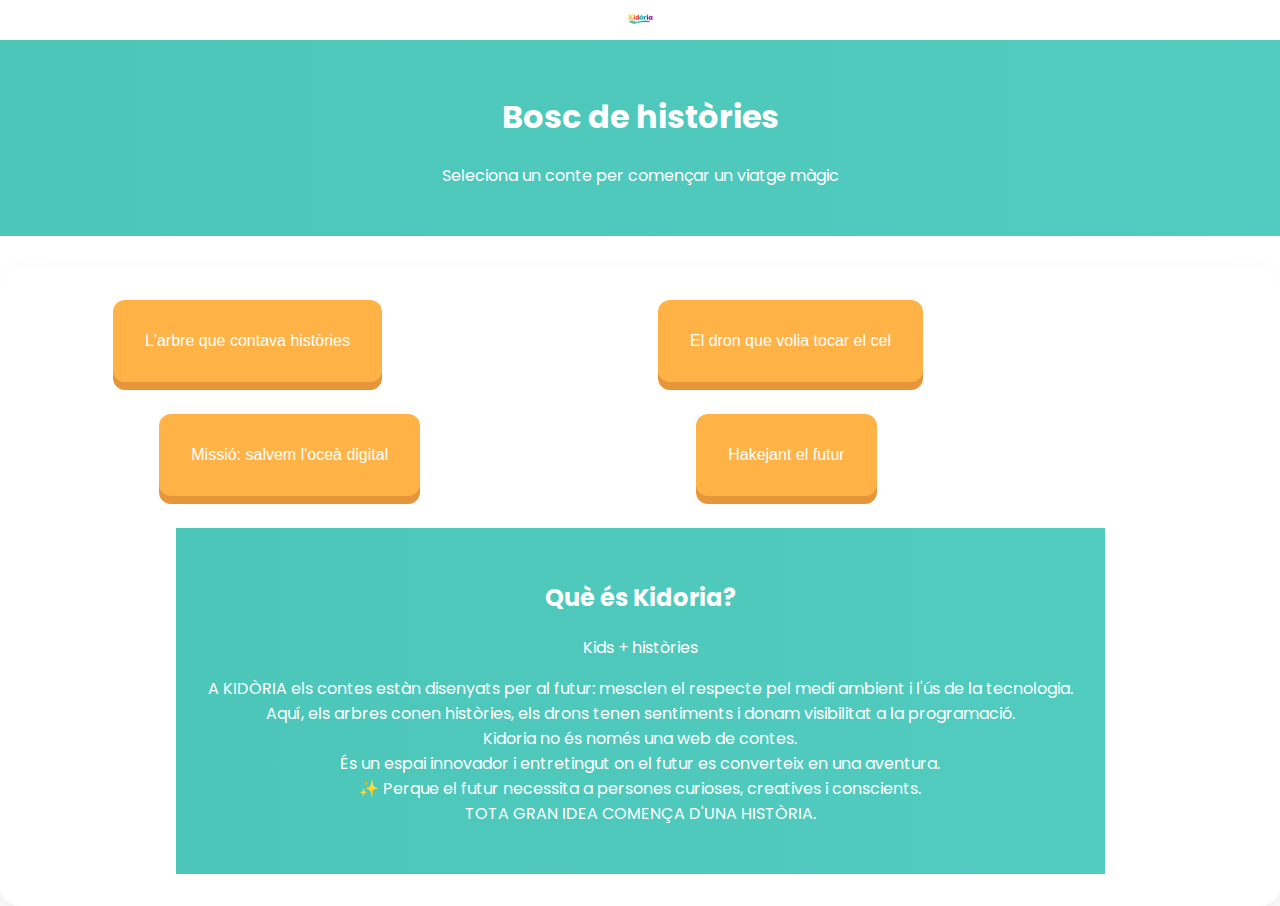
<file: index.html>
<!DOCTYPE html>
<html lang="ca">
<head>
  <link rel="icon" type="image/png" href="Favi.png">
  <meta charset="UTF-8">
  <meta name="viewport" content="width=device-width, initial-scale=1.0">
  <title>Kidoria - Bosc de històries</title>
  <link href="https://fonts.googleapis.com/css2?family=Poppins&display=swap" rel="stylesheet">
  <link rel="stylesheet" href="style.css">
    <div class="imatges-logo">
      <img src='Logo kidòria.png' alt="logotip">
    </div>
</head>

<body>

  <header>
    <h1>Bosc de històries</h1>
    <p>Seleciona un conte per començar un viatge màgic</p>
  </header>

  <main class="menu-contes">

    <div class="item">
      <button onclick="window.location.href='conte1.html'">
        L'arbre que contava històries
      </button>
      <div class="descripcion">
       La importància de 
      cuidar el medi ambient.
      </div>
    </div>
    
    <div class="item">
      <button onclick="window.location.href='conte2.html'">
        El dron que volia tocar el cel
      </button>
      <div class="descripcion">
       El dron que va lluitar per 
        aconseguir els seus somnis
      </div>
    </div>
    
    <div class="item">
      <button onclick="window.location.href='conte3.html'">
       Missió: salvem l'oceà digital
      </button>
      <div class="descripcion">
      La importància
      de cuidar els oceans.
      </div>
    </div>
    
   <div class="item">
      <button onclick="window.location.href='conte4.html'">
       Hakejant el futur
      </button>
      <div class="descripcion">
       Una història sobre
      preseverança i amistat
      </div>
    </div>

  <header>
    <h2>Què és Kidoria?</h2>
    <p>Kids + històries</p>
    <p>A KIDÒRIA els contes estàn disenyats per al futur: mesclen el respecte pel medi ambient i l'ús de la tecnologia.<br>

Aquí, els arbres conen històries, els drons tenen sentiments i donam visibilitat a la programació.<br>

Kidoria no és només una web de contes.<br>
És un espai innovador i entretingut on el futur es converteix en una aventura.<br>

✨ Perque el futur necessita a persones curioses, creatives i conscients.<br>
TOTA GRAN IDEA COMENÇA D'UNA HISTÒRIA.</p>
  </header>
    
  </main>

</body>
</html>
</file>
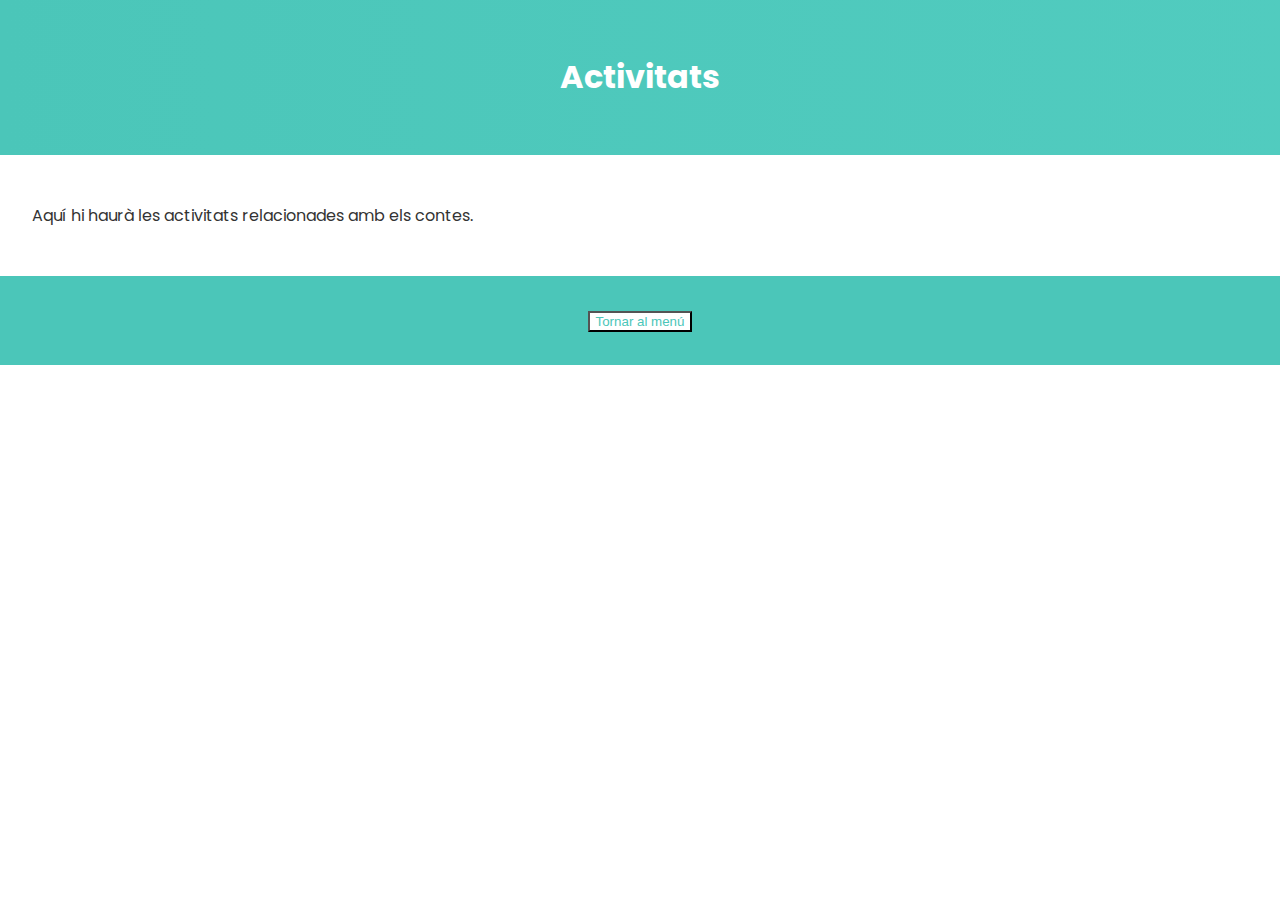
<file: activitats.html>
<!DOCTYPE html>
<html lang="ca">
<head>
  <meta charset="UTF-8">
  <meta name="viewport" content="width=device-width, initial-scale=1.0">
  <title>Kidora - Activitats</title>
  <link href="https://fonts.googleapis.com/css2?family=Poppins&display=swap" rel="stylesheet">
  <link rel="stylesheet" href="style.css">
</head>
<body>
  <header>
    <h1>Activitats</h1>
  </header>

  <main>
    <p>Aquí hi haurà les activitats relacionades amb els contes.</p>
  </main>

  <footer>
    <button onclick="window.location.href='index.html'">Tornar al menú</button>
  </footer>
</body>
</html>
</file>
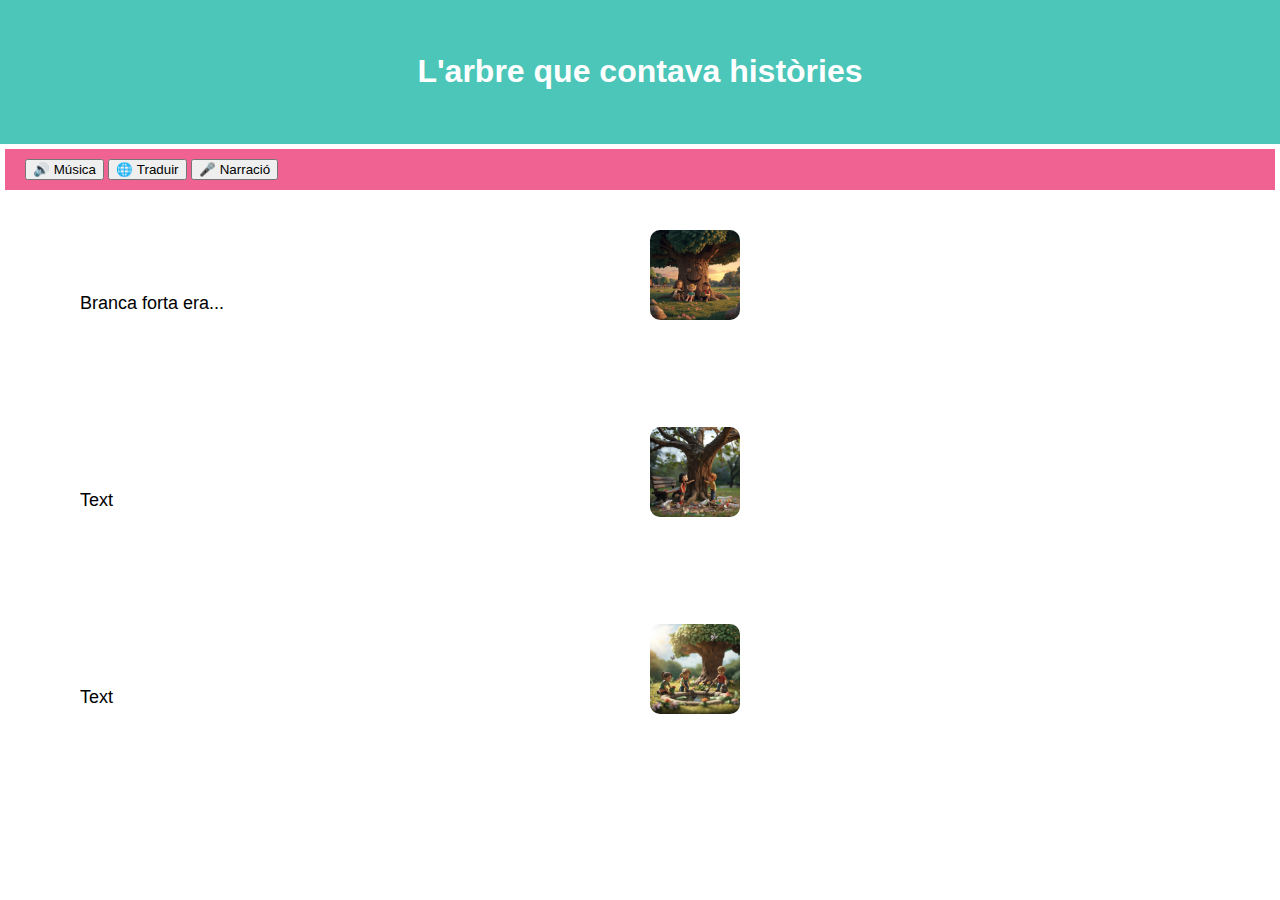
<file: conte1.html>
<!DOCTYPE html>
<html lang="ca">
<head>
    <meta charset="UTF-8">
    <meta name="viewport" content="width=device-width, initial-scale=1.0">
    <title>Bosc de històries - Kidòria</title>
    <style>
        body {
            font-family: Poppins, sans-serif;
            margin: 0;
            padding: 0;
            box-sizing: border-box;
        }
        /* Estils per al banner verd */
        .banner {
          text-align: center;
          padding: 2rem;
          background-color: #4BC6B9;
          color: #FFFFFF;
}
        }
        /* Estils per als botons rosa */
        .controls {
            text-align: center;
            margin-top: 20px;
        }
        .controls {
            background-color: #f06292; /* Rosa */
            color: white;
            padding: 10px 20px;
            margin: 5px;
            border: none;
            cursor: pointer;
            font-size: 16px;
        }
        .controls:hover {
            background-color: #ec407a;
        }
        /* Estils per a les caixes de text groc */
        .article-text {
            color: #000000;
            margin: 60px;
            font-size: 18px;
        }
        /* Estils per a les imatges blaves */
        .image-box {
            background-color: #ffffff; /* Corregit: afegir punt i coma */
            width: 90px;
            height: 90px; /* Mida ajustada per les imatges */
            margin: 15px 0;
            text-align: right;
            border-radius: 10px;
            overflow: hidden;
        }
        .image-box img {
            width: 100%;
            height: 100%;
            object-fit: cover;
        }
        /* Contenidor per articles i imatges */
        .content {
            display: grid;
            grid-template-columns: 1fr 1fr;
            gap: 20px;
            padding: 20px;
        }
    </style>
</head>
<body>
    <!-- Banner verd -->
    <div class="banner">
        <h1>L'arbre que contava històries</h1>
    </div>

    <!-- Botons rosa -->
    <div class="controls">
        <button class="musica-btn" id="musica-btn">🔊 Música</button>
        <button class="tradueix-btn" id="tradueix-btn">🌐 Traduir</button>
        <button class="narració-btn" id="narracio-btn">🎤 Narració</button>
    </div>

    <!-- Article amb text groc i imatges blaves -->
    <div class="content">
        <div class="article-text">
            <p>Branca forta era...</p>
        </div>
        <div class="image-box">
            <img src="Arbre1.jpg" alt="Imatge del conte">
        </div>
        <div class="article-text">
            <p>Text</p>
        </div>
        <div class="image-box">
            <img src="Arbre2.jpg" alt="Imatge del conte">
        </div>
        <div class="article-text">
            <p>Text</p>
        </div>
        <div class="image-box">
            <img src="Arbre3.jpg" alt="Imatge del conte">
        </div>
    </div>
</body>
</html>
</file>
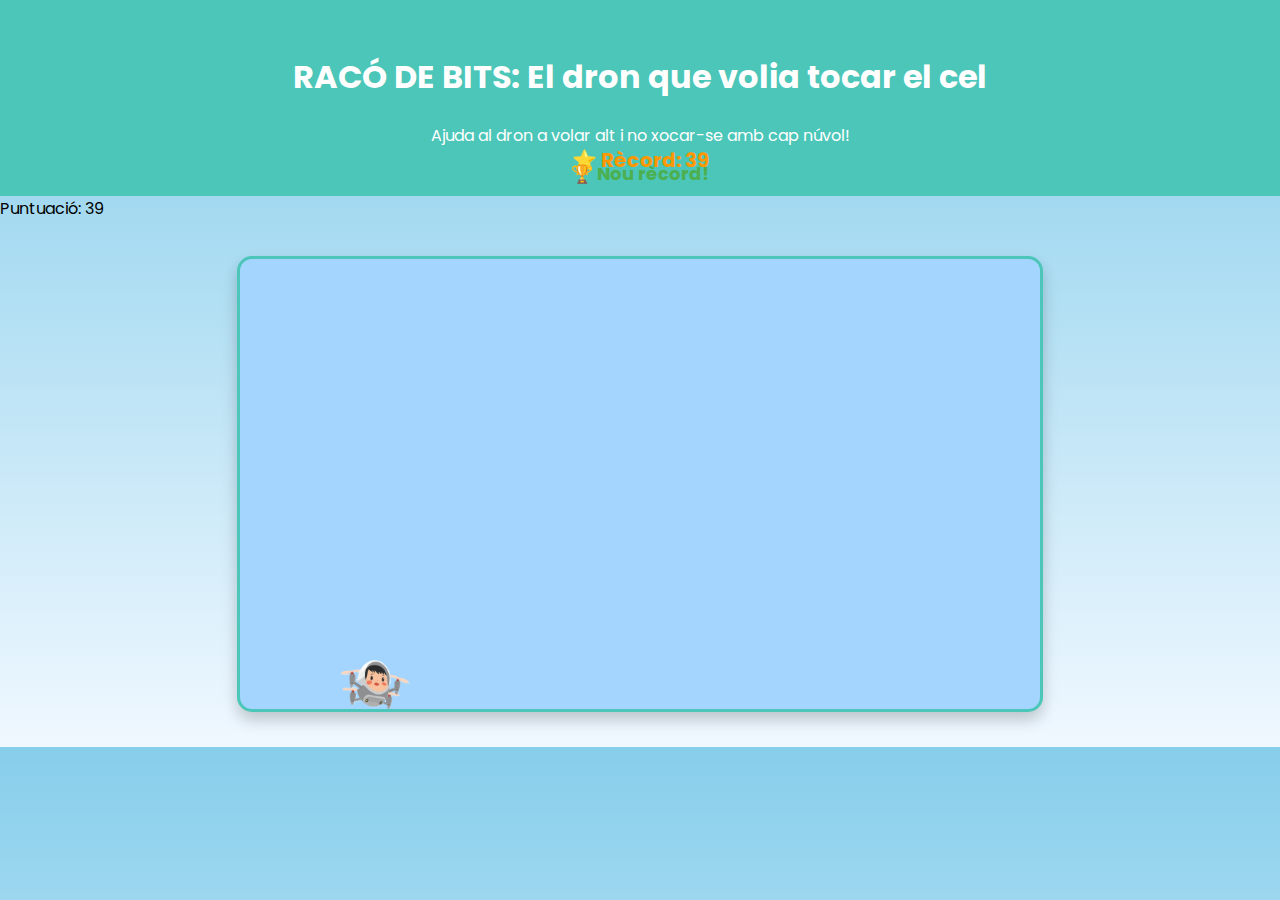
<file: Esquiva.html>
<!DOCTYPE html>
<html lang="ca">
<head>
  <link rel="icon" type="image/png" href="Favi.png">
  <meta charset="UTF-8">
  <meta name="viewport" content="width=device-width, initial-scale=1.0">
  <title>Racó de bits - Kidòria</title>
  <link href="https://fonts.googleapis.com/css2?family=Poppins&display=swap" rel="stylesheet">

<style>

  header {
  text-align: center;
  padding: 2rem;
  background-color: #4BC6B9;
  color: #FFFFFF;
  }
  
  body {
    margin: 0;
    padding: 0;
    font-family: 'Poppins', sans-serif;
    background: linear-gradient(to bottom, #87ceeb, #f0f8ff);
    overflow: hidden;
  }



  #highScore {
    position: absolute;
    top: 145px;
    left: 50%;
    transform: translateX(-50%);
    font-weight: 700;
    font-size: 20px;
    color: #ff9800;
  }

  #newRecord {
    position: absolute;
    top: 160px;
    left: 50%;
    transform: translateX(-50%);
    font-weight: bold;
    font-size: 18px;
    color: #4caf50;
    display: none;
    animation: fadeIn 0.5s ease-in-out;
  }

  @keyframes fadeIn {
    from { opacity: 0; }
    to { opacity: 1; }
  }

  canvas {
    display: block;
    margin: 35px auto;
    background: #a3d5ff;
    border-radius: 15px;
    box-shadow: 0 8px 15px rgba(0,0,0,0.2);
    border: 3px solid #4BC6B9;
  }

  #btnReiniciar {
    position: absolute;
    top: 80%;
    left: 50%;
    transform: translate(-50%, -50%);
    padding: 12px 25px;
    font-size: 20px;
    font-weight: bold;
    border: none;
    border-radius: 10px;
    background-color: #4BC6B9;
    color: white;
    cursor: pointer;
    display: none;
  }

  #btnReiniciar:hover {
    background-color: #4caf50;
  }
</style>
</head>

<body>

<header>
  <h1>RACÓ DE BITS: El dron que volia tocar el cel</h1>
  <p>Ajuda al dron a volar alt i no xocar-se amb cap núvol!</p>
</header>

<div id="score">Puntuació: 0</div>
<div id="highScore">⭐ Rècord: 0</div>
<div id="newRecord">🏆 Nou rècord!</div>

<canvas id="gameCanvas" width="800" height="450"></canvas>
<button id="btnReiniciar" onclick="reiniciarJoc()">Reiniciar joc</button>

<script>
  const canvas = document.getElementById('gameCanvas');
  const ctx = canvas.getContext('2d');

  const droneImg = new Image();
  droneImg.src = 'dronjoc.png';

  const cloudImg = new Image();
  cloudImg.src = 'cloud.png';

  const drone = {
    x: 100,
    y: 200,
    width: 70,
    height: 50,
    dy: 0,
    gravity: 0.5,
    lift: -10,
    imgLoaded: false
  };

  droneImg.onload = () => {
    drone.imgLoaded = true;
  };

  let clouds = [];
  let cloudFrequency = 1400;
  let lastCloudTime = Date.now();

  let score = 0;
  let gameOver = false;

  let highScore = localStorage.getItem("highScore") || 0;
  document.getElementById("highScore").innerText = "⭐ Rècord: " + highScore;

  function createCloud() {
    const height = 50 + Math.random() * 40;
    const y = Math.random() * (canvas.height - height);
    clouds.push({
      x: canvas.width,
      y: y,
      width: 100,
      height: height,
      speed: 3 + Math.random() * 2
    });
  }

  function drawDrone() {
    if(drone.imgLoaded) {
      ctx.drawImage(droneImg, drone.x, drone.y, drone.width, drone.height);
    }
  }

  function drawClouds() {
    clouds.forEach(cloud => {
      if(cloudImg.complete) {
        ctx.drawImage(cloudImg, cloud.x, cloud.y, cloud.width, cloud.height);
      }
    });
  }

  function moveClouds() {
    clouds.forEach(cloud => cloud.x -= cloud.speed);
    clouds = clouds.filter(cloud => cloud.x + cloud.width > 0);
  }

  function checkCollision() {
    for(let cloud of clouds) {
      if(drone.x < cloud.x + cloud.width &&
         drone.x + drone.width > cloud.x &&
         drone.y < cloud.y + cloud.height &&
         drone.y + drone.height > cloud.y) {
        gameOver = true;
      }
    }
  }

  function updateScore() {
    score++;
    document.getElementById('score').innerText = "Puntuació: " + score;

    if(score > highScore) {
      highScore = score;
      localStorage.setItem("highScore", highScore);
      document.getElementById("highScore").innerText = "⭐ Rècord: " + highScore;
      document.getElementById("newRecord").style.display = "block";
    }
  }

  function update() {

    if(gameOver) {
      ctx.fillStyle = 'rgba(0, 0, 0, 0.6)';
      ctx.fillRect(0, 0, canvas.width, canvas.height);

      ctx.fillStyle = '#ffffff';
      ctx.font = '48px Poppins';
      ctx.textAlign = 'center';
      ctx.fillText('Game Over', canvas.width/2, canvas.height/2 - 20);

      ctx.font = '28px Poppins';
      ctx.fillText('Puntuació final: ' + score, canvas.width/2, canvas.height/2 + 30);

      document.getElementById("btnReiniciar").style.display = "block";
      return;
    }

    ctx.clearRect(0, 0, canvas.width, canvas.height);

    drone.dy += drone.gravity;
    drone.y += drone.dy;

    if(drone.y + drone.height > canvas.height) {
      drone.y = canvas.height - drone.height;
      drone.dy = 0;
    }

    if(drone.y < 0) {
      drone.y = 0;
      drone.dy = 0;
    }

    drawDrone();

    if(Date.now() - lastCloudTime > cloudFrequency) {
      createCloud();
      lastCloudTime = Date.now();
    }

    moveClouds();
    drawClouds();
    checkCollision();
    updateScore();

    requestAnimationFrame(update);
  }

  document.addEventListener('keydown', (e) => {
    if(e.code === 'ArrowUp' || e.code === 'Space') {
      drone.dy = drone.lift;
    }
  });

  function reiniciarJoc() {
    location.reload();
  }

  function waitImagesLoaded() {
    if(drone.imgLoaded && cloudImg.complete) {
      update();
    } else {
      setTimeout(waitImagesLoaded, 100);
    }
  }

  waitImagesLoaded();
</script>

</body>
</html>
</file>
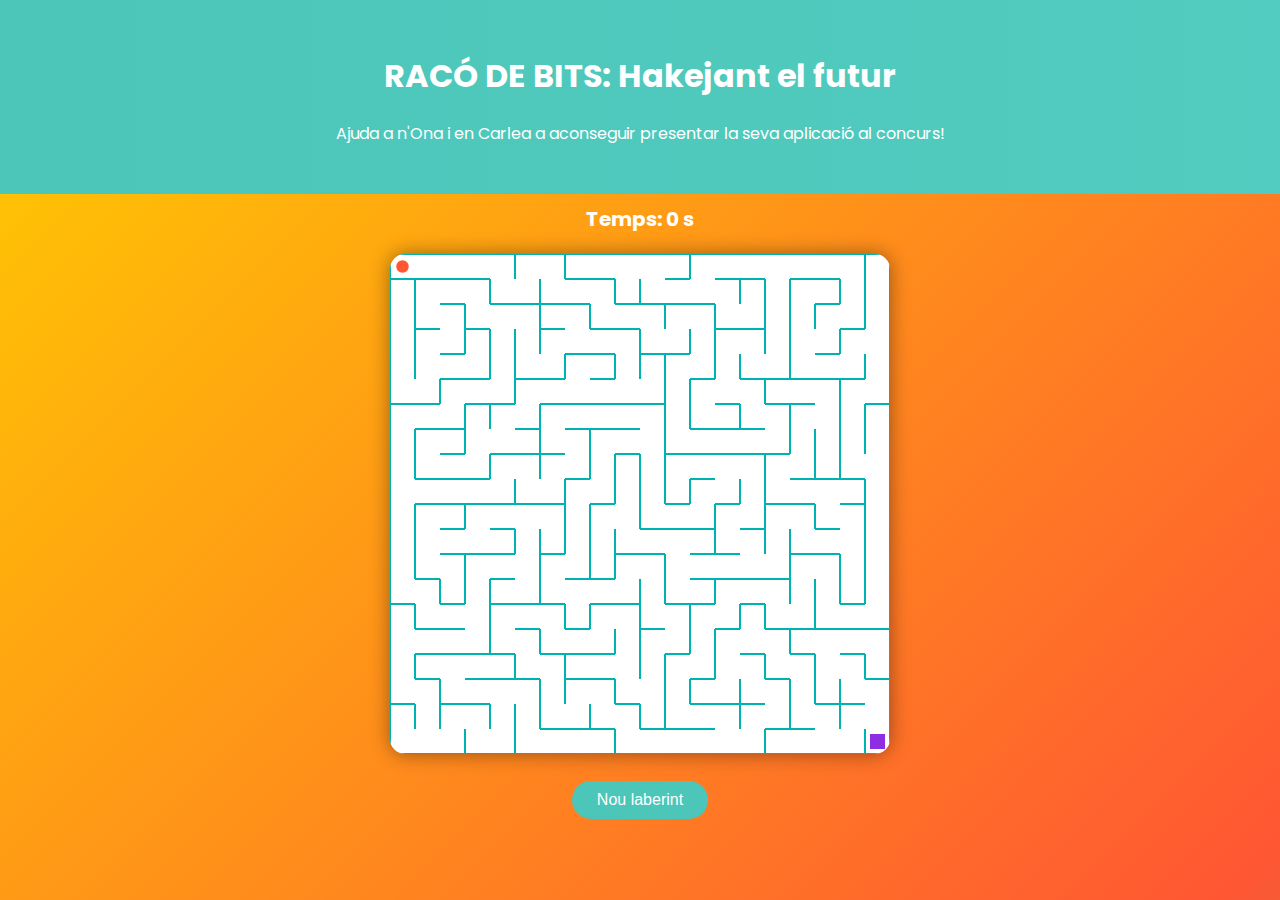
<file: laberint.html>
<!DOCTYPE html>
<html lang="ca">
<head>
  <link rel="icon" type="image/png" href="Favi.png">
  <meta charset="UTF-8">
  <meta name="viewport" content="width=device-width, initial-scale=1.0">
  <title>Kidora - Laberint</title>
  <link href="https://fonts.googleapis.com/css2?family=Poppins&display=swap" rel="stylesheet">
  <link rel="stylesheet" href="style.css">
  <style>
    body {
        text-align: center;
        font-family: "Poppins", sans-serif;
        background: linear-gradient(135deg, #ffcc00, #ff5733, #00b3b3, #8e2de2);
        background-size: 300% 300%;
        animation: gradientMove 8s ease infinite;
        color: white;
        margin: 0;
        padding: 0;
    }

    @keyframes gradientMove {
        0% { background-position: 0% 50%; }
        50% { background-position: 100% 50%; }
        100% { background-position: 0% 50%; }
    }

    h1 {
        margin-top: 20px;
    }

    #timer {
        font-size: 20px;
        margin-top: 10px;
        font-weight: bold;
    }

    canvas {
        background: white;
        margin-top: 20px;
        border-radius: 15px;
        box-shadow: 0 0 20px rgba(0,0,0,0.4);
    }

    button {
        margin: 20px;
        padding: 10px 25px;
        font-size: 16px;
        border: none;
        border-radius: 20px;
        background: #4BC6B9;
        color: white;
        cursor: pointer;
    }

    button:hover {
        opacity: 0.85;
    }
  </style>
</head>
<body>

  <header>
    <h1 id="titol-conte">RACÓ DE BITS: Hakejant el futur</h1>
    <p>Ajuda a n'Ona i en Carlea a aconseguir presentar la seva aplicació al concurs!</p>
  </header>

  <div id="timer">Temps: 0 s</div>
  <canvas id="mazeCanvas"></canvas>
  <br>
  <button onclick="init()">Nou laberint</button>

  <!-- Contenedor para el reproductor de YouTube (oculto) -->
  <div id="player"></div>

  <script>
  // ------------------- MÚSICA DE YOUTUBE -------------------
  var tag = document.createElement('script');
  tag.src = "https://www.youtube.com/iframe_api";
  document.body.appendChild(tag);

  var player;
  var autoplayIniciado = false;

  function onYouTubeIframeAPIReady() {
      player = new YT.Player('player', {
          height: '0',
          width: '0',
          videoId: 'bAWQ7B3rRAo', // ID de "Superestrella" de AITANA
          playerVars: {
              controls: 0,
              loop: 1,
              playlist: 'bAWQ7B3rRAo',
              modestbranding: 1
          }
      });

      // Reproducir al primer clic en cualquier parte de la página
      document.body.addEventListener('click', () => {
          if (!autoplayIniciado) {
              player.playVideo();
              autoplayIniciado = true;
          }
      }, { once: true });
  }
  // ---------------------------------------------------------

  // ------------------- LABERINT -------------------
  const cols = 20;
  const rows = 20;
  const cellSize = 25;

  let grid = [];
  let stack = [];
  let playerPos = { x: 0, y: 0 };
  let startTime;
  let timerInterval;

  const canvas = document.getElementById("mazeCanvas");
  const ctx = canvas.getContext("2d");
  canvas.width = cols * cellSize;
  canvas.height = rows * cellSize;

  class Cell {
      constructor(x, y) {
          this.x = x;
          this.y = y;
          this.walls = [true, true, true, true];
          this.visited = false;
      }
      draw() {
          const x = this.x * cellSize;
          const y = this.y * cellSize;

          ctx.strokeStyle = "#00b3b3";
          ctx.lineWidth = 2;

          if (this.walls[0]) drawLine(x, y, x + cellSize, y);
          if (this.walls[1]) drawLine(x + cellSize, y, x + cellSize, y + cellSize);
          if (this.walls[2]) drawLine(x + cellSize, y + cellSize, x, y + cellSize);
          if (this.walls[3]) drawLine(x, y + cellSize, x, y);
      }
  }

  function drawLine(x1, y1, x2, y2) {
      ctx.beginPath();
      ctx.moveTo(x1, y1);
      ctx.lineTo(x2, y2);
      ctx.stroke();
  }

  function index(x, y) {
      if (x < 0 || y < 0 || x >= cols || y >= rows) return -1;
      return x + y * cols;
  }

  function removeWalls(a, b) {
      const dx = a.x - b.x;
      const dy = a.y - b.y;

      if (dx === 1) { a.walls[3] = false; b.walls[1] = false; }
      if (dx === -1) { a.walls[1] = false; b.walls[3] = false; }
      if (dy === 1) { a.walls[0] = false; b.walls[2] = false; }
      if (dy === -1) { a.walls[2] = false; b.walls[0] = false; }
  }

  function generateMaze() {
      let current = grid[0];
      current.visited = true;

      while (true) {
          const neighbors = [];
          const top = grid[index(current.x, current.y - 1)];
          const right = grid[index(current.x + 1, current.y)];
          const bottom = grid[index(current.x, current.y + 1)];
          const left = grid[index(current.x - 1, current.y)];

          if (top && !top.visited) neighbors.push(top);
          if (right && !right.visited) neighbors.push(right);
          if (bottom && !bottom.visited) neighbors.push(bottom);
          if (left && !left.visited) neighbors.push(left);

          if (neighbors.length > 0) {
              const next = neighbors[Math.floor(Math.random() * neighbors.length)];
              next.visited = true;
              stack.push(current);
              removeWalls(current, next);
              current = next;
          } else if (stack.length > 0) {
              current = stack.pop();
          } else {
              break;
          }
      }
  }

  function drawMaze() {
      ctx.clearRect(0, 0, canvas.width, canvas.height);
      grid.forEach(cell => cell.draw());

      // Final
      ctx.fillStyle = "#8e2de2";
      ctx.fillRect((cols-1)*cellSize+5, (rows-1)*cellSize+5, cellSize-10, cellSize-10);

      // Jugador
      ctx.fillStyle = "#ff5733";
      ctx.beginPath();
      ctx.arc(
          playerPos.x * cellSize + cellSize/2,
          playerPos.y * cellSize + cellSize/2,
          cellSize/4,
          0,
          Math.PI * 2
      );
      ctx.fill();
  }

  function movePlayer(dx, dy) {
      const current = grid[index(playerPos.x, playerPos.y)];
      const newX = playerPos.x + dx;
      const newY = playerPos.y + dy;
      const next = grid[index(newX, newY)];
      if (!next) return;

      if (dx === 1 && !current.walls[1]) playerPos.x++;
      if (dx === -1 && !current.walls[3]) playerPos.x--;
      if (dy === 1 && !current.walls[2]) playerPos.y++;
      if (dy === -1 && !current.walls[0]) playerPos.y--;

      drawMaze();
      checkWin();
  }

  function checkWin() {
      if (playerPos.x === cols-1 && playerPos.y === rows-1) {
          clearInterval(timerInterval);
          const totalTime = Math.floor((Date.now() - startTime)/1000);
          setTimeout(() => alert("🎉 Has completat el laberint en " + totalTime + " segons!"), 100);
      }
  }

  document.addEventListener("keydown", e => {
      if (e.key === "ArrowUp") movePlayer(0, -1);
      if (e.key === "ArrowDown") movePlayer(0, 1);
      if (e.key === "ArrowLeft") movePlayer(-1, 0);
      if (e.key === "ArrowRight") movePlayer(1, 0);
  });

  function startTimer() {
      startTime = Date.now();
      timerInterval = setInterval(() => {
          const seconds = Math.floor((Date.now() - startTime)/1000);
          document.getElementById("timer").textContent = "Temps: " + seconds + " s";
      }, 1000);
  }

  function init() {
      grid = [];
      stack = [];
      playerPos = { x: 0, y: 0 };
      clearInterval(timerInterval);
      document.getElementById("timer").textContent = "Temps: 0 s";

      for (let y = 0; y < rows; y++) {
          for (let x = 0; x < cols; x++) {
              grid.push(new Cell(x, y));
          }
      }

      generateMaze();
      drawMaze();
      startTimer();
  }

  init();
  </script>

</body>
</html>
</file>
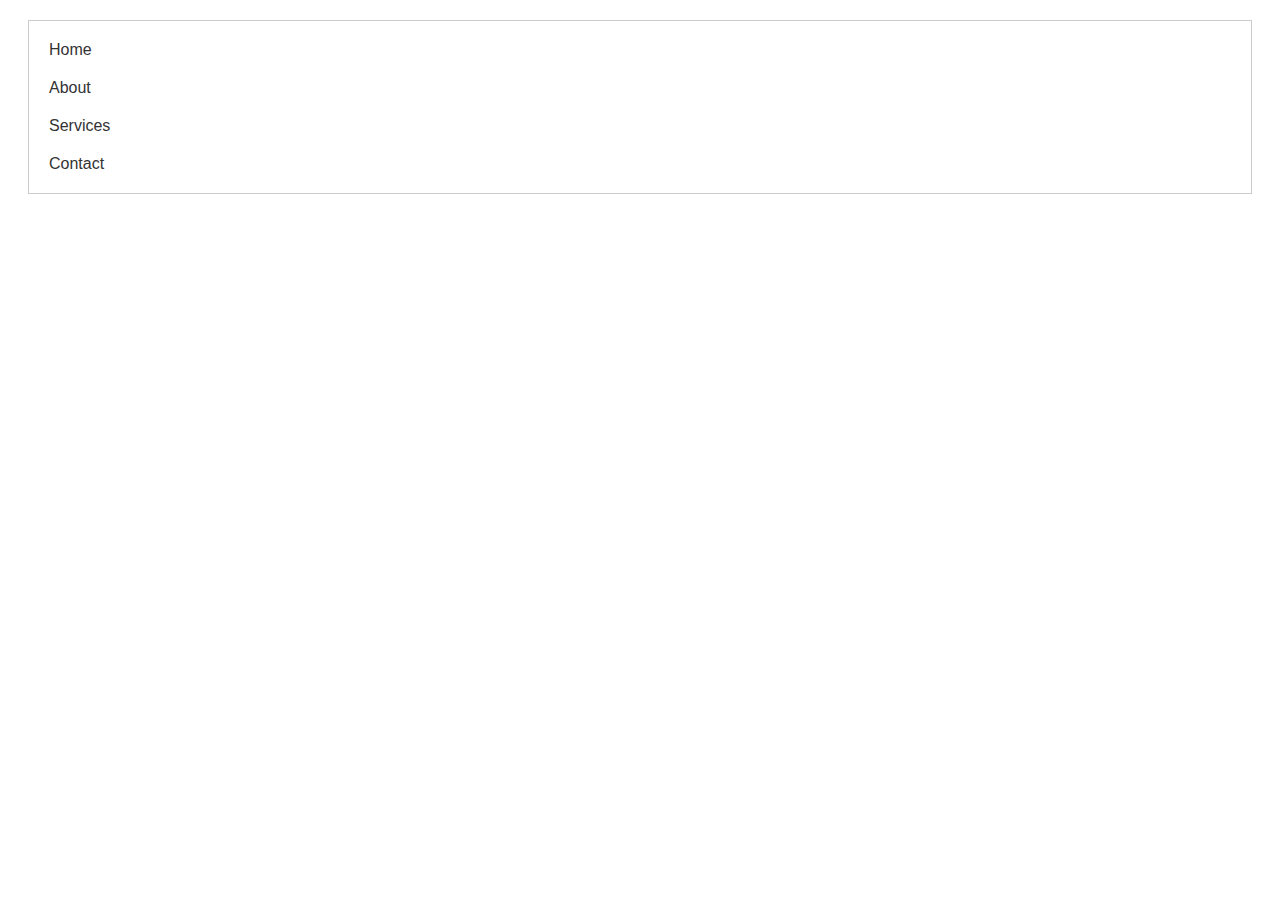
<file: menu.html>
<!DOCTYPE html>
<html lang="en">
<head>
    <meta charset="UTF-8">
    <meta name="viewport" content="width=device-width, initial-scale=1.0">
    <title>Interactive Menu</title>
    <style>
        body { font-family: Arial, sans-serif; }
        .menu { margin: 20px; padding: 10px; border: 1px solid #ccc; }
        .menu-item { padding: 10px; cursor: pointer; color: #333; }
        .menu-item:hover { background-color: #f0f0f0; }
        .hover-text { display: none; color: #666; }
        .menu-item:hover .hover-text { display: block; }
    </style>
</head>
<body>
    <div class="menu">
        <div class="menu-item">Home <span class="hover-text">Go to homepage</span></div>
        <div class="menu-item">About <span class="hover-text">Learn more about us</span></div>
        <div class="menu-item">Services <span class="hover-text">See what we offer</span></div>
        <div class="menu-item">Contact <span class="hover-text">Get in touch</span></div>
    </div>
</body>
</html>
</file>
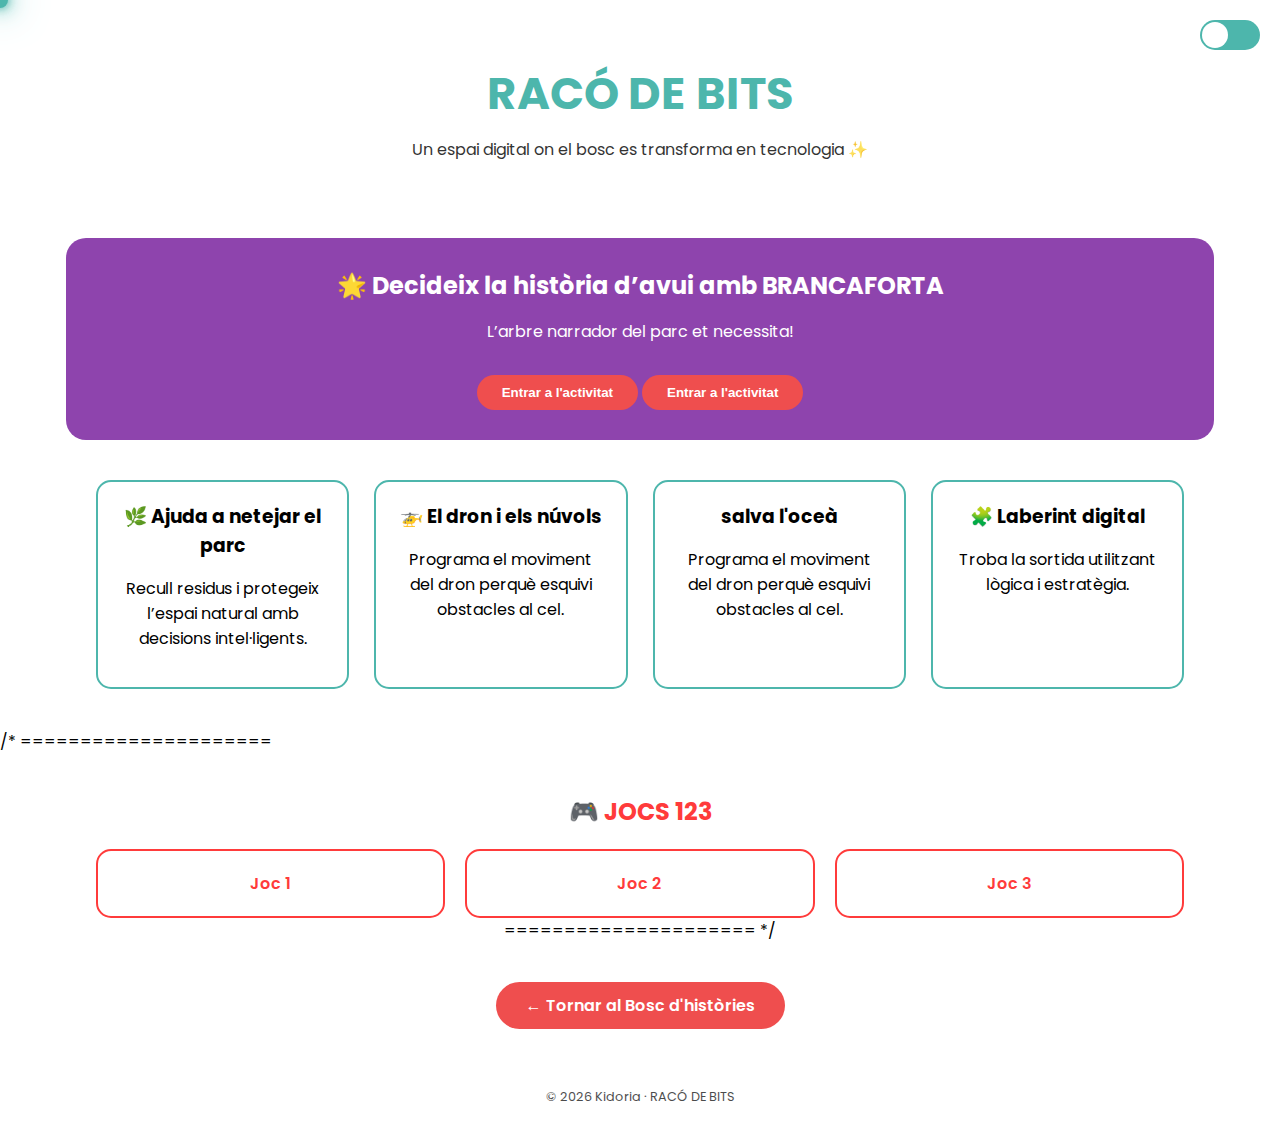
<file: RACÓ DE BITS.html>
<!DOCTYPE html>
<html lang="ca">
<head>
<meta charset="UTF-8">
<meta name="viewport" content="width=device-width, initial-scale=1.0">
<title>RACÓ DE BITS</title>

<link href="https://fonts.googleapis.com/css2?family=Poppins:wght@400;600;700&display=swap" rel="stylesheet">

<style>

/* =====================
VARIABLES
===================== */

:root{
--principal:#4db6ac;
--secundari:#f7c325;
--botons:#ef4e4e;
--destacat:#8e44ad;
--hoverdesc:#4caf50;
--fons:#ffffff;
--text:#000000;
--vermelljoc:#ff3b3b;
}

body.dark{
--fons:#050505;
--text:#eaffff;
--principal:#00fff7;
--botons:#ff3cac;
--destacat:#7b2cff;
--vermelljoc:#ff2b2b;
}

/* =====================
CURSOR MÀGIC
===================== */

body{
cursor:none;
}

.cursor{
position:fixed;
width:16px;
height:16px;
border-radius:50%;
background:var(--principal);
pointer-events:none;
transform:translate(-50%,-50%);
box-shadow:
0 0 10px var(--principal),
0 0 20px var(--principal),
0 0 40px var(--principal);
z-index:9999;
}

.particle{
position:fixed;
width:6px;
height:6px;
border-radius:50%;
background:var(--principal);
pointer-events:none;
animation:magic 0.6s linear forwards;
}

@keyframes magic{
0%{
opacity:1;
transform:scale(1);
}
100%{
opacity:0;
transform:scale(3) translateY(-10px);
}
}

/* =====================
ESTIL GENERAL
===================== */

body{
margin:0;
font-family:'Poppins',sans-serif;
background:var(--fons);
color:var(--text);
transition:0.4s ease;
overflow-x:hidden;
}

h1,h2,h3{
margin:0;
}

/* =====================
LOADER
===================== */

#loader{
position:fixed;
width:100%;
height:100%;
background:var(--fons);
display:flex;
justify-content:center;
align-items:center;
flex-direction:column;
z-index:9999;
}

.bit{
width:12px;
height:12px;
background:var(--principal);
margin:5px;
border-radius:3px;
animation:float 1.5s infinite alternate;
}

@keyframes float{
from{transform:translateY(0);}
to{transform:translateY(-15px);}
}

/* =====================
HEADER
===================== */

header{
text-align:center;
padding:60px 20px 30px;
}

header h1{
font-size:2.8rem;
color:var(--principal);
}

body.dark header h1{
text-shadow:
0 0 5px var(--principal),
0 0 10px var(--principal),
0 0 20px var(--principal);
}

header p{
opacity:0.8;
margin-top:10px;
}

/* =====================
TOGGLE
===================== */

.toggle-container{
position:absolute;
top:20px;
right:20px;
}

.toggle{
background:var(--principal);
width:60px;
height:30px;
border-radius:20px;
position:relative;
cursor:pointer;
}

.toggle-circle{
width:26px;
height:26px;
background:white;
border-radius:50%;
position:absolute;
top:2px;
left:2px;
transition:0.3s;
}

body.dark .toggle-circle{
transform:translateX(30px);
}

/* =====================
ACTIVITAT DESTACADA
===================== */

.destacada{
width:85%;
margin:30px auto;
padding:30px;
border-radius:20px;
background:var(--destacat);
color:white;
text-align:center;
cursor:pointer;
transition:0.3s;
}

.destacada:hover{
transform:scale(1.03);
}

.destacada button{
margin-top:15px;
padding:10px 25px;
border:none;
background:var(--botons);
color:white;
border-radius:25px;
cursor:pointer;
font-weight:600;
}

/* =====================
GRID ACTIVITATS
===================== */

.grid{
display:grid;
grid-template-columns:repeat(auto-fit,minmax(220px,1fr));
gap:25px;
width:85%;
margin:40px auto;
}

.card{
border:2px solid var(--principal);
border-radius:15px;
padding:20px;
text-align:center;
transition:0.3s;
cursor:pointer;
}

.card:hover{
background:var(--principal);
color:white;
}

/* =====================
JOCS 123
===================== */

.jocs{
width:85%;
margin:40px auto;
text-align:center;
}

.jocs h2{
margin-bottom:20px;
color:var(--vermelljoc);
}

.jocs-grid{
display:grid;
grid-template-columns:repeat(auto-fit,minmax(150px,1fr));
gap:20px;
}

.joc{
border:2px solid var(--vermelljoc);
border-radius:15px;
padding:20px;
cursor:pointer;
transition:0.3s;
color:var(--vermelljoc);
font-weight:600;
}

.joc:hover{
background:var(--vermelljoc);
color:white;
box-shadow:
0 0 10px var(--vermelljoc),
0 0 20px var(--vermelljoc);
}

/* =====================
TORNAR
===================== */

.tornar{
text-align:center;
margin:50px 0;
}

.tornar a{
text-decoration:none;
background:var(--botons);
color:white;
padding:12px 30px;
border-radius:25px;
font-weight:600;
}

/* =====================
FOOTER
===================== */

footer{
text-align:center;
padding:20px;
font-size:0.8rem;
opacity:0.7;
}

</style>
</head>

<body>

<div class="cursor"></div>

<div id="loader">
<div style="display:flex;">
<div class="bit"></div>
<div class="bit"></div>
<div class="bit"></div>
</div>
<p>Carregant bits màgics...</p>
</div>

<div class="toggle-container">
<div class="toggle" onclick="toggleMode()">
<div class="toggle-circle"></div>
</div>
</div>

<header>
<h1>RACÓ DE BITS</h1>
<p>Un espai digital on el bosc es transforma en tecnologia ✨</p>
</header>

<section class="destacada" onclick="location.href='Tria.html'">
  <h2>🌟 Decideix la història d’avui amb BRANCAFORTA</h2>
<p>L’arbre narrador del parc et necessita!</p>
<button>Entrar a l'activitat</button>
  <button onclick="tria.html">Entrar a l'activitat</button>
</section>

<section class="grid">

  <div class="card" onclick="location.href='Salva.html'">
    <h3>🌿 Ajuda a netejar el parc</h3>
    <p>Recull residus i protegeix l’espai natural amb decisions intel·ligents.</p>
  </div>

  <div class="card" onclick="location.href='Esquiva.html'">
    <h3>🚁 El dron i els núvols</h3>
    <p>Programa el moviment del dron perquè esquivi obstacles al cel.</p>
  </div>

  <div class="card" onclick="location.href='dron-nuvols.html'">
    <h3>salva l'oceà</h3>
    <p>Programa el moviment del dron perquè esquivi obstacles al cel.</p>
  </div>

  <div class="card" onclick="location.href='laberint.html'">
    <h3>🧩 Laberint digital</h3>
    <p>Troba la sortida utilitzant lògica i estratègia.</p>
  </div>

</section>
/* =====================
<!-- JOCS -->

<section class="jocs">

<h2>🎮 JOCS 123</h2>

<div class="jocs-grid">

<div class="joc">Joc 1</div>

<div class="joc">Joc 2</div>

<div class="joc">Joc 3</div>

</div>
===================== */
</section>

<div class="tornar">
<a href="index.html">← Tornar al Bosc d'històries</a>
</div>

<footer>
© 2026 Kidoria · RACÓ DE BITS
</footer>

<script>

/* Loader */

window.addEventListener("load",function(){
document.getElementById("loader").style.display="none";
});

/* Mode fosc */

function toggleMode(){
document.body.classList.toggle("dark");
}

/* Cursor màgic */

const cursor=document.querySelector(".cursor");

document.addEventListener("mousemove",e=>{

cursor.style.left=e.clientX+"px";
cursor.style.top=e.clientY+"px";

let particle=document.createElement("div");
particle.className="particle";
particle.style.left=e.clientX+"px";
particle.style.top=e.clientY+"px";

document.body.appendChild(particle);

setTimeout(()=>{
particle.remove();
},600);

});

</script>

</body>
</html>
</file>
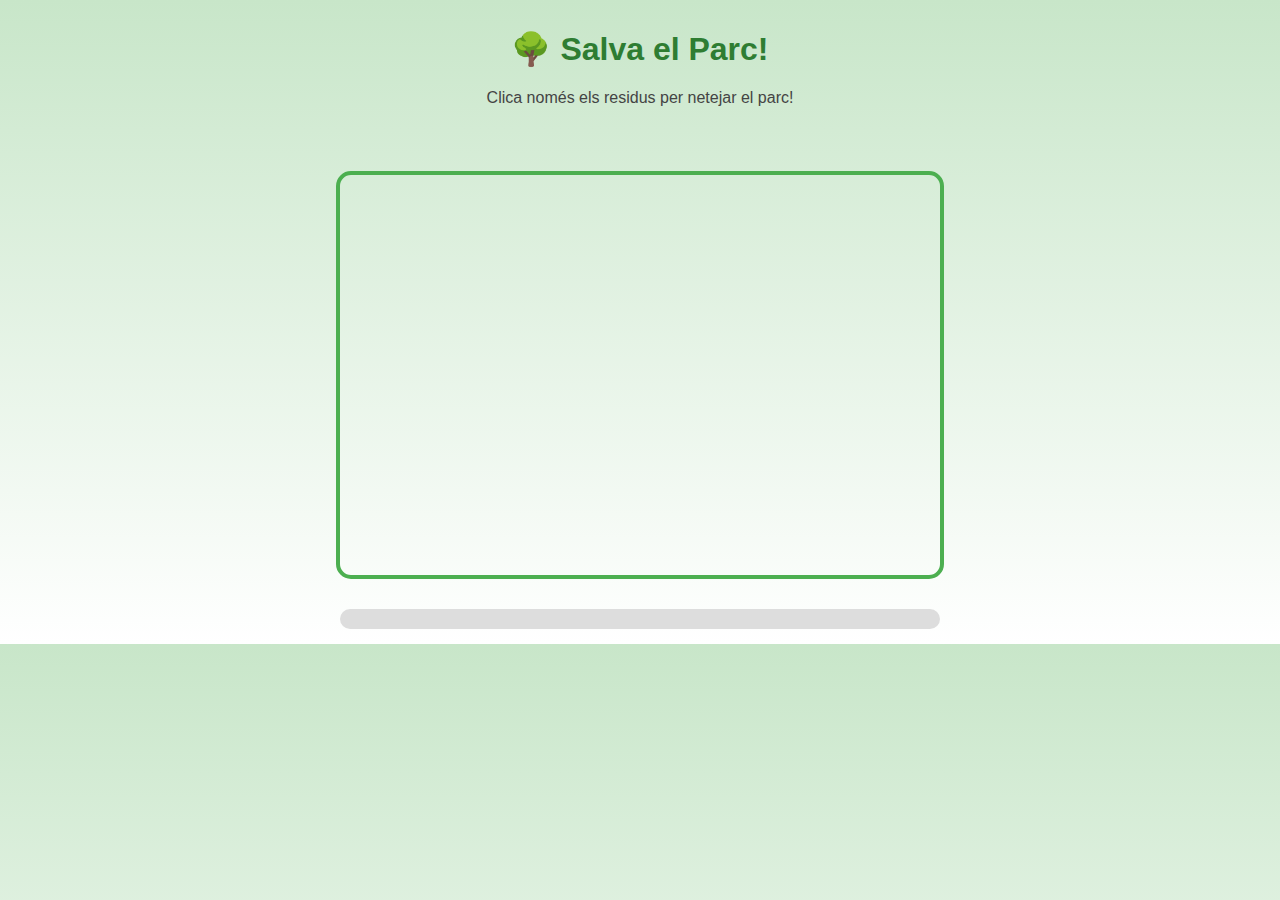
<file: Salva.html>
<!DOCTYPE html>
<html lang="ca">
<head>
<meta charset="UTF-8">
<meta name="viewport" content="width=device-width, initial-scale=1.0">
<title>Racó de bits - Kidòria</title>

<style>
body {
    margin: 0;
    font-family: 'Poppins', sans-serif;
    text-align: center;
    background: linear-gradient(to bottom, #c8e6c9, #ffffff);
}

h1 {
    margin-top: 30px;
    color: #2E7D32;
}

p {
    color: #444;
}

.game-wrapper {
    margin: 30px auto;
    width: 600px;
    height: 400px;
    background: url('https://images.unsplash.com/photo-1506744038136-46273834b3fb?auto=format&fit=crop&w=800&q=60');
    background-size: cover;
    background-position: center;
    border-radius: 15px;
    border: 4px solid #4CAF50;
    position: relative;
    overflow: hidden;
}

#healthContainer {
    width: 600px;
    margin: 15px auto;
    background: #ddd;
    border-radius: 10px;
    height: 20px;
}

#healthBar {
    height: 20px;
    width: 0%;
    background: #4CAF50;
    border-radius: 10px;
    transition: width 0.3s;
}

#message {
    font-weight: bold;
    margin-top: 10px;
    font-size: 18px;
    color: #2E7D32;
}

.item {
    position: absolute;
    font-size: 32px;
    cursor: pointer;
}
</style>
</head>

<body>

<h1>🌳 Salva el Parc!</h1>
<p>Clica només els residus per netejar el parc!</p>

<!-- Música YouTube invisible -->
<iframe width="0" height="0" 
src="https://www.youtube.com/embed/lC0n0vB_9C0?autoplay=1&loop=1&playlist=lC0n0vB_9C0" 
frameborder="0" allow="autoplay">
</iframe>

<div class="game-wrapper" id="gameArea"></div>

<div id="healthContainer">
    <div id="healthBar"></div>
</div>

<div id="message"></div>

<script>
let health = 0;
const gameArea = document.getElementById("gameArea");
const healthBar = document.getElementById("healthBar");
const message = document.getElementById("message");

function createItem() {
    if (health >= 100) return;

    const item = document.createElement("div");
    const isTrash = Math.random() > 0.4;

    item.innerHTML = isTrash ? "🗑️" : "🌸";
    item.classList.add("item");
    item.style.left = Math.random() * 560 + "px";
    item.style.top = "0px";
    item.dataset.type = isTrash ? "trash" : "flower";

    gameArea.appendChild(item);

    let fall = setInterval(() => {
        item.style.top = (item.offsetTop + 3) + "px";
        if (item.offsetTop > 360) {
            clearInterval(fall);
            item.remove();
        }
    }, 30);

    item.onclick = () => {
        if (item.dataset.type === "trash") {
            health += 10;
            message.innerText = "Molt bé! 🌿";
        } else {
            health -= 5;
            message.innerText = "Oh! Les flors no es toquen! 🌸";
        }

        if (health < 0) health = 0;
        if (health > 100) health = 100;

        healthBar.style.width = health + "%";
        item.remove();

        if (health >= 100) {
            message.innerText = "🎉 Brancaforta torna a contar històries! 🌳";
        }
    };
}

setInterval(createItem, 1200);
</script>

</body>
</html>
</file>
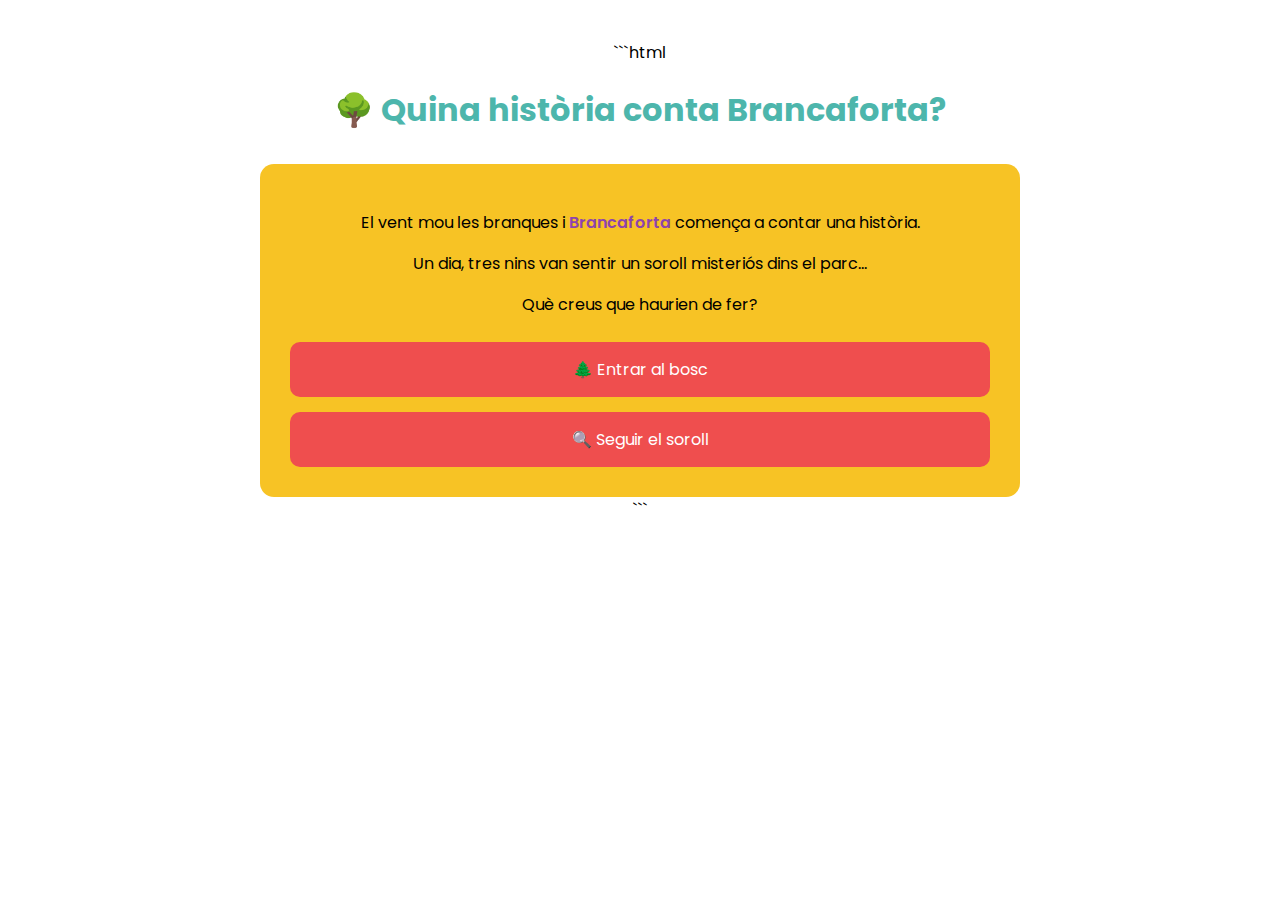
<file: tria.html>
```html
<!DOCTYPE html>
<html lang="ca">
<head>
<meta charset="UTF-8">
<meta name="viewport" content="width=device-width, initial-scale=1.0">

<title>La història de Brancaforta</title>

<link href="https://fonts.googleapis.com/css2?family=Poppins:wght@300;400;600&display=swap" rel="stylesheet">

<style>

body{
font-family:'Poppins',sans-serif;
background:#ffffff;
color:#000000;
text-align:center;
margin:0;
padding:40px;
}

h1{
color:#4db6ac;
}

.story-box{
max-width:700px;
margin:auto;
padding:30px;
border-radius:14px;
background:#f7c325;
margin-top:30px;
}

.choices{
margin-top:25px;
display:flex;
flex-direction:column;
gap:15px;
}

button{
background:#ef4e4e;
border:none;
color:white;
padding:15px;
font-size:16px;
border-radius:10px;
cursor:pointer;
font-family:'Poppins',sans-serif;
transition:0.3s;
}

button:hover{
background:#4caf50;
transform:scale(1.05);
}

.highlight{
color:#8e44ad;
font-weight:600;
}

.restart{
margin-top:25px;
background:#4db6ac;
}

.restart:hover{
background:#8e44ad;
}

</style>
</head>

<body>

<h1>🌳 Quina història conta Brancaforta?</h1>

<div class="story-box" id="story">

<p>El vent mou les branques i <span class="highlight">Brancaforta</span> comença a contar una història.</p>

<p>Un dia, tres nins van sentir un soroll misteriós dins el parc...</p>

<p>Què creus que haurien de fer?</p>

<div class="choices">

<button onclick="exploreForest()">🌲 Entrar al bosc</button>

<button onclick="followNoise()">🔍 Seguir el soroll</button>

</div>

</div>

<script>

function exploreForest(){

document.getElementById("story").innerHTML = `

<p>Els nins entren dins el <span class="highlight">bosc del parc</span>.</p>

<p>Entre els arbres veuen una petita llum brillant.</p>

<p>Què fan ara?</p>

<div class="choices">

<button onclick="talkFairy()">🧚 Parlar amb la llum</button>

<button onclick="hideTree()">🌳 Amagar-se darrere un arbre</button>

</div>

`

}

function followNoise(){

document.getElementById("story").innerHTML = `

<p>Segueixen el soroll fins arribar al llac del parc.</p>

<p>Allà troben una <span class="highlight">guineu que parla</span>!</p>

<p>La guineu els mira i diu: "Necessit ajuda..."</p>

<div class="choices">

<button onclick="helpFox()">🦊 Ajudar la guineu</button>

<button onclick="runAway()">🏃 Tornar corrent al parc</button>

</div>

`

}

function talkFairy(){

document.getElementById("story").innerHTML = `

<p>La llum era una <span class="highlight">fada del bosc</span>!</p>

<p>Ella els dona una llavor màgica per cuidar el parc.</p>

<p>Gràcies a ells, el parc torna a ser ple de flors.</p>

<h3>✨ Final feliç!</h3>

<button class="restart" onclick="restart()">Escoltar una altra història</button>

`

}

function hideTree(){

document.getElementById("story").innerHTML = `

<p>Quan s'amaguen, veuen un petit drac verd sortir d'un forat.</p>

<p>El drac només volia jugar amb els nins.</p>

<p>Tots es fan amics i el parc s'omple de rialles.</p>

<h3>🐉 Final divertit!</h3>

<button class="restart" onclick="restart()">Escoltar una altra història</button>

`

}

function helpFox(){

document.getElementById("story").innerHTML = `

<p>La guineu els explica que el parc necessita ajuda.</p>

<p>Tots junts netegen el parc i planten flors noves.</p>

<p>Brancaforta torna a contar històries cada tarda.</p>

<h3>🌿 Final del parc feliç!</h3>

<button class="restart" onclick="restart()">Escoltar una altra història</button>

`

}

function runAway(){

document.getElementById("story").innerHTML = `

<p>Els nins tornen corrent al parc.</p>

<p>Però després pensen que potser haurien d'haver ajudat.</p>

<p>L'endemà decideixen tornar i cuidar el parc.</p>

<h3>🌳 Final d'aprenentatge!</h3>

<button class="restart" onclick="restart()">Escoltar una altra història</button>

`

}

function restart(){
location.reload()
}

</script>

</body>
</html>
```
</file>
<file: style.css>
/* ======================= */
/* ESTILS GLOBALS */
/* ======================= */

body {
  font-family: 'Poppins', sans-serif;
  margin: 0;
  background-color: #FFFFFF;
  color: #333;
  animation: aparicio 0.8s ease-out;
}

@keyframes aparicio {
  from {
    opacity: 0;
    transform: scale(0.98);
  }
  to {
    opacity: 1;
    transform: scale(1);
  }
}

/* ======================= */
/* HEADER AMB VIDA SUAU */
/* ======================= */

header {
  text-align: center;
  padding: 2rem;
  color: #FFFFFF;
  background: linear-gradient(270deg, #4BC6B9, #57d1c5, #4BC6B9);
  background-size: 400% 400%;
  animation: gradientFlow 10s ease infinite;
}

@keyframes gradientFlow {
  0% { background-position: 0% 50%; }
  50% { background-position: 100% 50%; }
  100% { background-position: 0% 50%; }
}

main {
  padding: 2rem;
}

/* ======================= */
/* MENÚ DE CONTES */
/* ======================= */

.menu-contes {
  display: flex;
  justify-content: center;
  gap: 2rem;
  flex-wrap: wrap;
  margin-top: 2rem;
  box-shadow: 0 20px 40px rgba(0,0,0,0.08);
  padding: 2rem;
  border-radius: 20px;
}

/* ======================= */
/* ITEMS */
/* ======================= */

.item {
  text-align: center;
}

/* ======================= */
/* BOTONS AMB EFECTE 3D */
/* ======================= */

.item button {
  background-color: #FFB347;
  color: #FFFFFF;
  padding: 2rem;
  border-radius: 12px;
  border: none;
  cursor: pointer;
  font-size: 16px;
  transition: all 0.2s ease;
  box-shadow: 0 8px 0 #e6953b;
}

.item button:hover {
  transform: translateY(-5px);
  box-shadow: 0 13px 0 #e6953b;
  background-color: #FFA64D;
}

.item button:active {
  transform: translateY(4px);
  box-shadow: 0 4px 0 #e6953b;
}

/* ======================= */
/* DESCRIPCIÓ INTERACTIVA */
/* ======================= */

.descripcion {
  max-height: 0;
  opacity: 0;
  overflow: hidden;
  transition: opacity 0.3s, max-height 0.3s, margin-top 0.3s;
  color: white;
  font-size: 14px;
  margin-top: 0;
  display: inline-flex;
  justify-content: center;
  align-items: center;
  padding: 0 20px;
  border-radius: 30px;
  background-color: #4CAF50;
  font-size: 16px;
  font-weight: 600;
  width: 200px;
}

.item:hover .descripcion {
  max-height: 100px;
  opacity: 1;
  margin-top: 8px;
  background-color: #388E3C;
  transform: translateY(-3px);
}

/* ======================= */
/* FOOTER (COM CONTE 3) */
/* ======================= */

footer {
  text-align: center;
  padding: 2rem;
  background-color: #4BC6B9;
  color: #FFFFFF;
}

footer button {
  background-color: #FFFFFF;
  color: #4BC6B9;
}

footer button:hover {
  background-color: #4BC6B9;
  color: #FFFFFF;
}

.imatges-logo img {
  width: 100%;
  max-width: 60px;
  display: block;
  margin: 0 auto;
}
</file>
